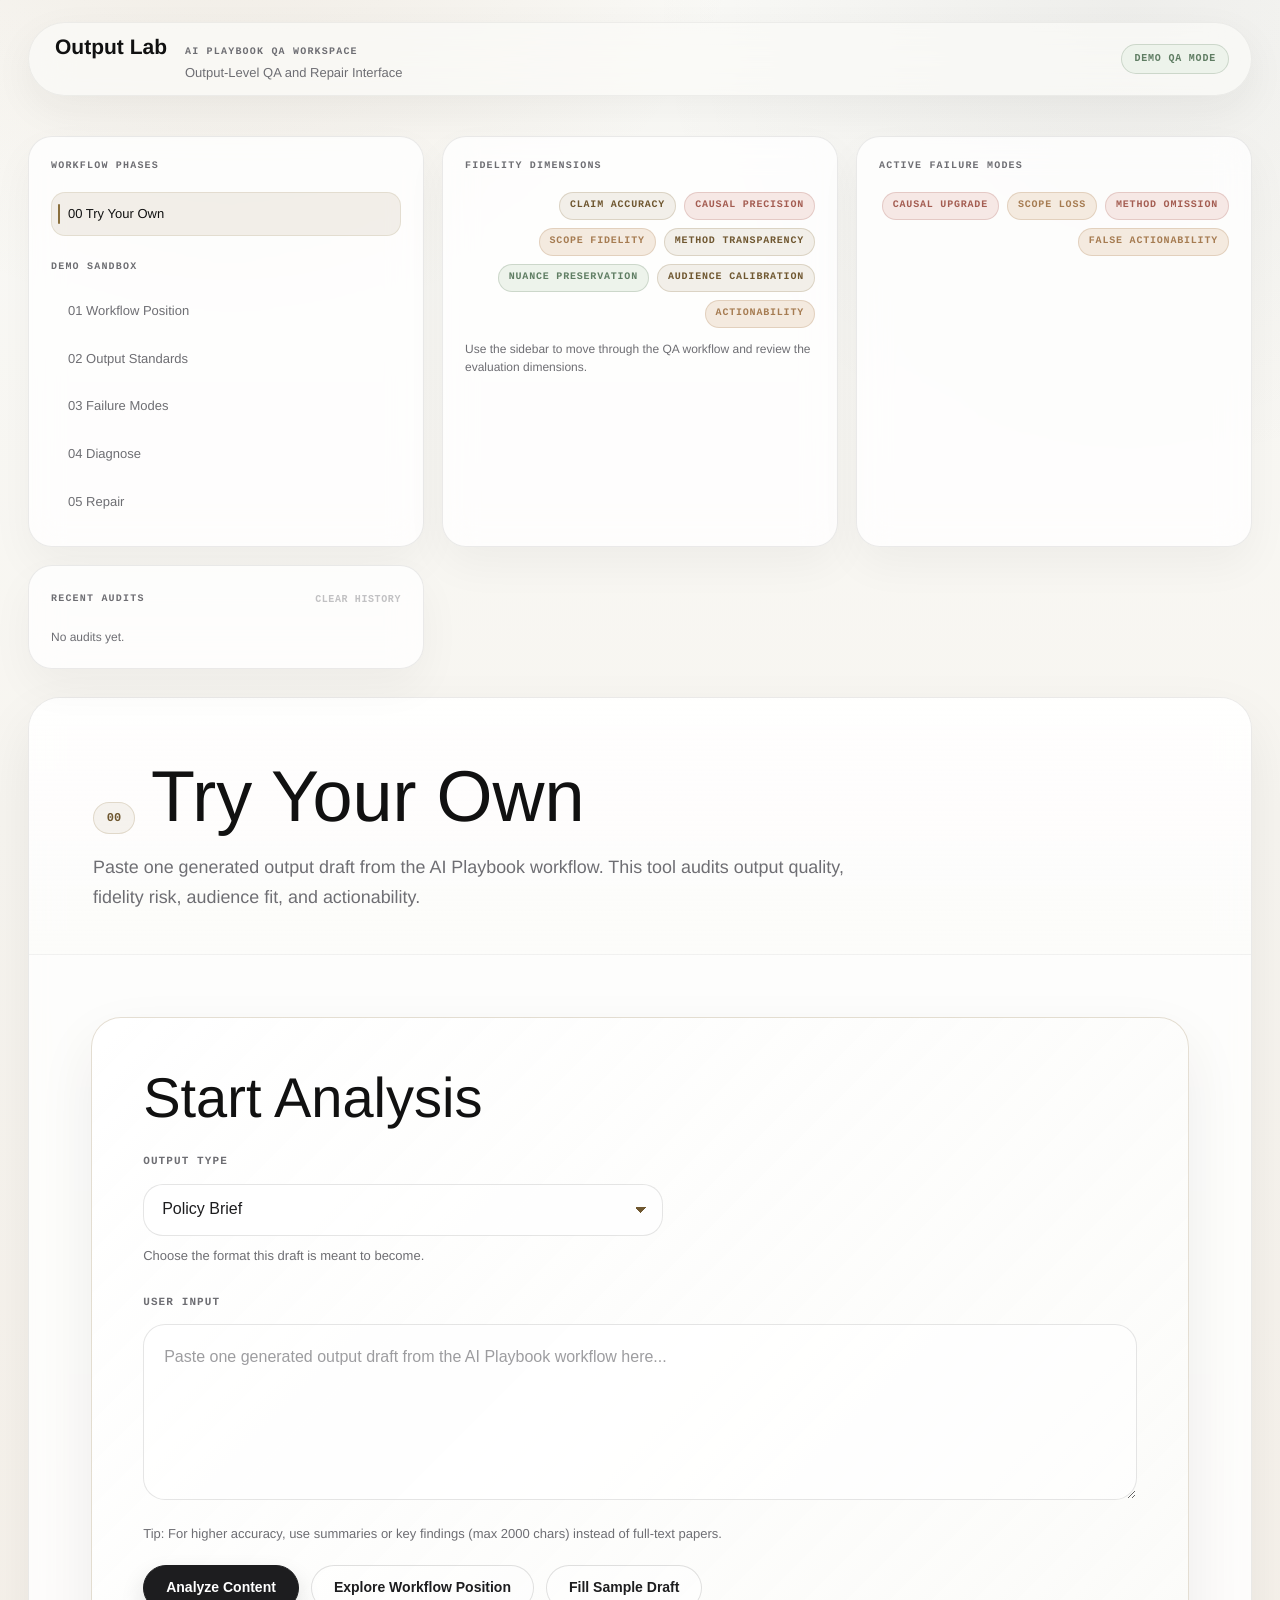
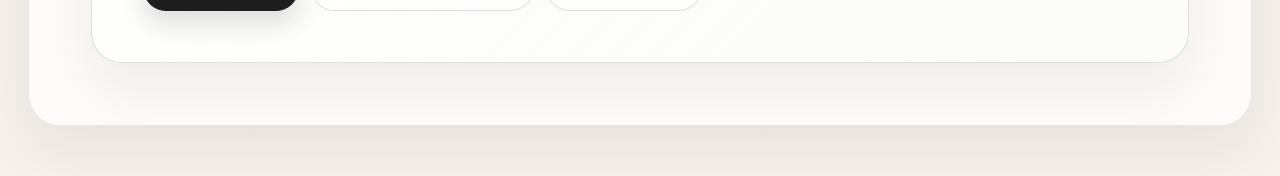
<file: index.html>
<!DOCTYPE html>
<html lang="en">
<head>
  <meta charset="UTF-8" />
  <meta name="viewport" content="width=device-width, initial-scale=1.0" />
  <title>Output Lab - AI Playbook QA Interface</title>
  <link rel="stylesheet" href="styles.css" />
</head>
<body>
  <div class="page">
    <header class="topbar" id="topbar"></header>

    <div class="layout">
      <main class="workspace">
        <section class="panel active" id="try-your-own">
          <div class="panel-header">
            <div>
              <h2><span class="num">00</span>Try Your Own</h2>
              <p>Paste one generated output draft from the AI Playbook workflow. This tool audits output quality, fidelity risk, audience fit, and actionability.</p>
            </div>
          </div>
          <div class="panel-body">
            <div class="input-card input-card-primary">
              <h3>Start Analysis</h3>
              <div class="output-type-field">
                <label class="input-label" for="outputTypeSelect">Output Type</label>
                <select id="outputTypeSelect">
                  <option selected>Policy Brief</option>
                  <option>Policy Memo</option>
                  <option>Executive Summary</option>
                  <option>Q&amp;A Guide</option>
                  <option>Fact Sheet</option>
                  <option>Plain Language Explainer</option>
                  <option>Op-Ed</option>
                  <option>Letter to the Editor</option>
                  <option>Press Release</option>
                  <option>Elevator Pitch</option>
                  <option>Report Outline</option>
                  <option>Technical Note</option>
                  <option>Infographic Brief</option>
                  <option>Video Script</option>
                  <option>LinkedIn Post</option>
                  <option>LinkedIn Carousel</option>
                  <option>Position Article</option>
                  <option>Mechanism Map</option>
                </select>
                <p class="output-type-help">Choose the format this draft is meant to become.</p>
              </div>
              <label class="input-label" for="userInput">User Input</label>
              <textarea id="userInput" maxlength="2000" placeholder="Paste one generated output draft from the AI Playbook workflow here..."></textarea>
              <p class="input-hint">Tip: For higher accuracy, use summaries or key findings (max 2000 chars) instead of full-text papers.</p>
              <div class="input-actions">
                <button id="btn-run-diagnose-input" class="action primary" type="button">Analyze Content</button>
                <button id="btn-explore-sample" class="action secondary" type="button">Explore Workflow Position</button>
                <button id="btn-fill-sample" class="action secondary" type="button">Fill Sample Draft</button>
              </div>
            </div>
          </div>
        </section>

        <section class="panel" id="benchmark"></section>
        <section class="panel" id="audience"></section>
        <section class="panel" id="compare"></section>
        <section class="panel" id="diagnose"></section>
        <section class="panel" id="repair"></section>
      </main>

      <aside class="sticky-rail" id="right-rail"></aside>
    </div>
  </div>

  <script src="app.js"></script>
</body>
</html>
</file>
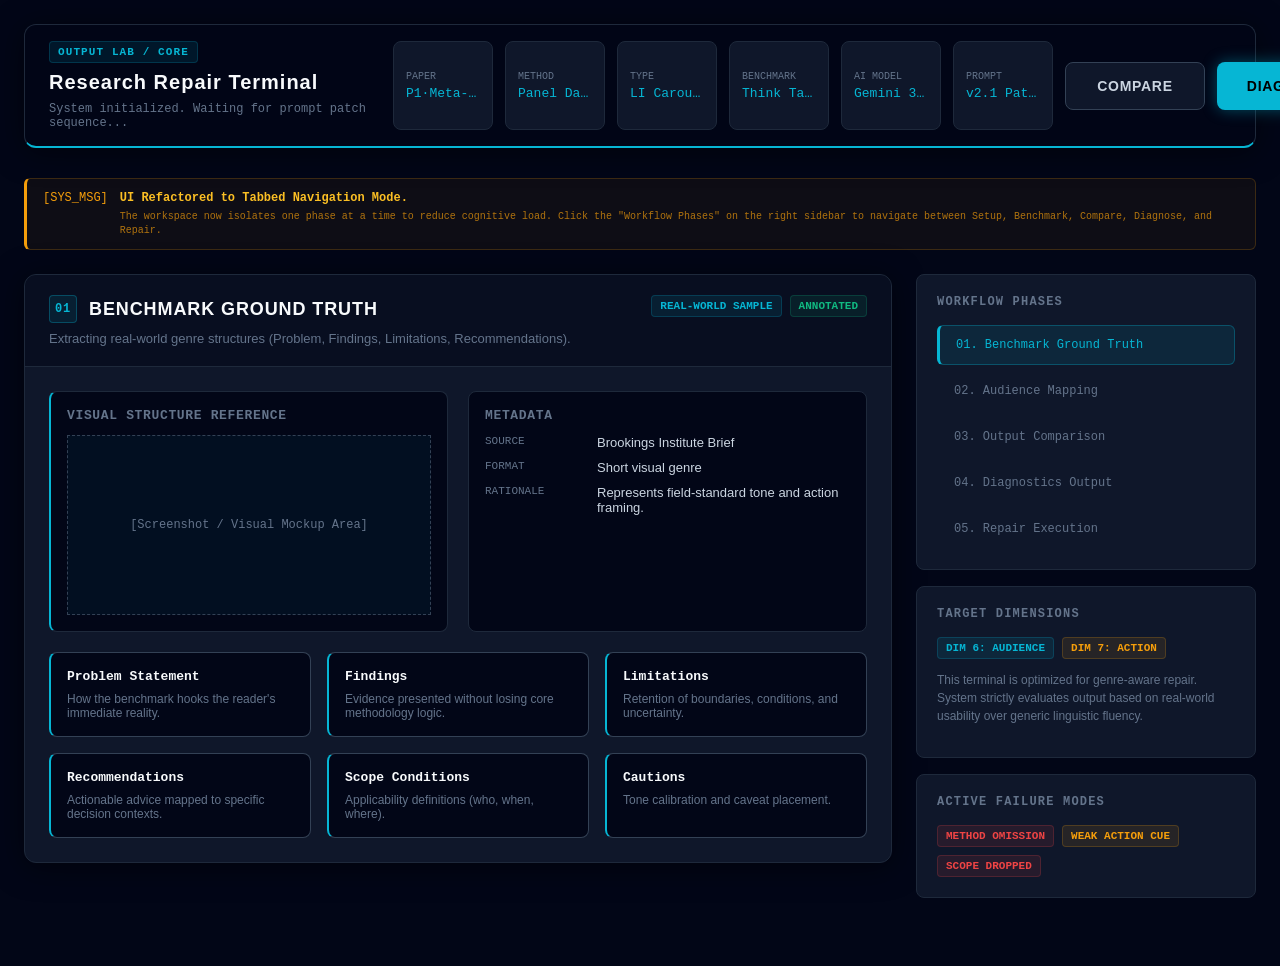
<file: 黑色科技风前端.html>
<!DOCTYPE html>
<html lang="zh-CN">
<head>
  <meta charset="UTF-8" />
  <meta name="viewport" content="width=device-width, initial-scale=1.0" />
  <title>Output Lab - Dark Cyber UI</title>
  <style>
    :root {
      /* Dark Sci-Fi Color Palette */
      --bg: #020617; /* slate-950 */
      --panel: #0f172a; /* slate-900 */
      --panel-2: #020617; 
      --ink: #cbd5e1; /* slate-300 */
      --ink-dark: #f8fafc; /* slate-50 */
      --muted: #64748b; /* slate-500 */
      --line: #1e293b; /* slate-800 */
      --line-2: #334155; /* slate-700 */
      
      --brand: #06b6d4; /* cyan-500 */
      --brand-hover: #22d3ee; /* cyan-400 */
      --brand-bg: rgba(6, 182, 212, 0.1);
      
      --good: #10b981; /* emerald-500 */
      --warn: #f59e0b; /* amber-500 */
      --bad: #ef4444; /* red-500 */
      
      --shadow: 0 4px 30px rgba(0, 0, 0, 0.5);
      --glow-brand: 0 0 15px rgba(6, 182, 212, 0.4);
      --radius: 12px;
      
      --font-sans: Inter, ui-sans-serif, -apple-system, BlinkMacSystemFont, "Segoe UI", sans-serif;
      --font-mono: ui-monospace, SFMono-Regular, Menlo, Monaco, Consolas, monospace;
    }

    * { box-sizing: border-box; }
    html { scroll-behavior: smooth; }
    
    ::selection { background-color: #164e63; color: #cffafe; }

    body {
      margin: 0;
      font-family: var(--font-sans);
      background: var(--bg);
      color: var(--ink);
      padding-bottom: 40px;
    }

    .page {
      max-width: 1600px;
      margin: 0 auto;
      padding: 24px;
    }

    /* ─── TOPBAR ─── */
    .topbar {
      position: sticky;
      top: 16px;
      z-index: 30;
      background: rgba(2, 6, 23, 0.85);
      backdrop-filter: blur(12px);
      border: 1px solid var(--line);
      border-bottom: 2px solid var(--brand);
      box-shadow: var(--shadow);
      border-radius: var(--radius);
      padding: 16px 24px;
      display: grid;
      grid-template-columns: 320px 1fr;
      gap: 24px;
      margin-bottom: 30px;
    }

    .brand {
      display: flex;
      flex-direction: column;
      justify-content: center;
      gap: 8px;
    }

    .eyebrow {
      display: inline-flex;
      width: fit-content;
      color: var(--brand);
      background: var(--brand-bg);
      border: 1px solid rgba(6, 182, 212, 0.2);
      border-radius: 4px;
      padding: 4px 8px;
      font-size: 11px;
      font-family: var(--font-mono);
      font-weight: 700;
      text-transform: uppercase;
      letter-spacing: 0.1em;
    }

    .brand h1 {
      margin: 0;
      font-size: 20px;
      color: var(--ink-dark);
      letter-spacing: 0.05em;
    }

    .brand p {
      margin: 0;
      font-size: 12px;
      color: var(--muted);
      font-family: var(--font-mono);
    }

    .control-grid {
      display: grid;
      grid-template-columns: repeat(6, minmax(100px, 1fr)) 140px 140px;
      gap: 12px;
      align-items: center;
    }

    .field {
      background: var(--panel);
      border: 1px solid var(--line);
      border-radius: 8px;
      padding: 8px 12px;
      height: 100%;
      display: flex;
      flex-direction: column;
      justify-content: center;
    }

    .field-label {
      font-size: 10px;
      font-family: var(--font-mono);
      text-transform: uppercase;
      color: var(--muted);
      margin-bottom: 4px;
    }

    .field-value {
      font-size: 13px;
      color: var(--brand);
      font-family: var(--font-mono);
      white-space: nowrap;
      overflow: hidden;
      text-overflow: ellipsis;
    }

    .action {
      display: inline-flex;
      align-items: center;
      justify-content: center;
      border-radius: 8px;
      min-height: 48px;
      font-size: 14px;
      font-weight: 700;
      text-decoration: none;
      cursor: pointer;
      transition: all 0.2s ease;
      font-family: var(--font-sans);
      text-transform: uppercase;
      letter-spacing: 0.05em;
    }

    .action.primary {
      background: var(--brand);
      color: #000;
      border: none;
      box-shadow: var(--glow-brand);
    }
    .action.primary:hover {
      background: var(--brand-hover);
      box-shadow: 0 0 25px rgba(6, 182, 212, 0.6);
      transform: translateY(-1px);
    }

    .action.secondary {
      background: var(--panel);
      color: var(--ink);
      border: 1px solid var(--line-2);
    }
    .action.secondary:hover {
      border-color: var(--brand);
      color: var(--brand);
    }

    /* ─── TERMINAL NOTICE ─── */
    .notice {
      background: rgba(245, 158, 11, 0.05);
      border: 1px solid rgba(245, 158, 11, 0.2);
      border-left: 3px solid var(--warn);
      color: var(--warn);
      border-radius: 6px;
      padding: 12px 16px;
      margin-bottom: 24px;
      display: flex;
      gap: 12px;
      align-items: flex-start;
      font-family: var(--font-mono);
      font-size: 12px;
    }
    .notice strong { display: block; margin-bottom: 4px; color: #fbbf24; }
    .notice small { color: rgba(245, 158, 11, 0.7); }

    /* ─── LAYOUT ─── */
    .layout {
      display: grid;
      grid-template-columns: minmax(0, 1fr) 340px;
      gap: 24px;
      align-items: start;
    }

    /* ─── PANELS (TAB SYSTEM) ─── */
    .panel {
      background: var(--panel);
      border: 1px solid var(--line);
      border-radius: var(--radius);
      box-shadow: var(--shadow);
      overflow: hidden;
      display: none; /* Hidden by default, JS handles it */
      animation: fadeIn 0.3s ease-in-out;
    }
    .panel.active {
      display: block;
    }

    @keyframes fadeIn {
      from { opacity: 0; transform: translateY(5px); }
      to { opacity: 1; transform: translateY(0); }
    }

    .panel-header {
      padding: 20px 24px;
      border-bottom: 1px solid var(--line);
      background: rgba(2, 6, 23, 0.5);
      display: flex;
      align-items: flex-start;
      justify-content: space-between;
      gap: 18px;
    }

    .panel-header h2 {
      margin: 0;
      font-size: 18px;
      color: var(--ink-dark);
      display: flex;
      gap: 12px;
      align-items: center;
      text-transform: uppercase;
      letter-spacing: 0.05em;
    }

    .panel-header p {
      margin: 8px 0 0;
      color: var(--muted);
      font-size: 13px;
      max-width: 800px;
    }

    .num {
      width: 28px;
      height: 28px;
      border-radius: 4px;
      display: inline-grid;
      place-items: center;
      background: var(--brand-bg);
      color: var(--brand);
      font-size: 12px;
      font-family: var(--font-mono);
      font-weight: bold;
      border: 1px solid rgba(6, 182, 212, 0.3);
    }

    .panel-tools { display: flex; gap: 8px; flex-wrap: wrap; }

    /* ─── PILLS & BADGES ─── */
    .pill, .chip, .mini-badge {
      display: inline-flex;
      align-items: center;
      border-radius: 4px;
      padding: 4px 8px;
      font-size: 11px;
      font-family: var(--font-mono);
      font-weight: 600;
      text-transform: uppercase;
      background: var(--panel-2);
      border: 1px solid var(--line-2);
      color: var(--muted);
    }
    .pill.blue, .chip.blue { background: rgba(6, 182, 212, 0.1); color: var(--brand); border-color: rgba(6, 182, 212, 0.2); }
    .pill.green, .chip.green { background: rgba(16, 185, 129, 0.1); color: var(--good); border-color: rgba(16, 185, 129, 0.2); }
    .pill.orange, .chip.orange { background: rgba(245, 158, 11, 0.1); color: var(--warn); border-color: rgba(245, 158, 11, 0.2); }
    .pill.red, .chip.red { background: rgba(239, 68, 68, 0.1); color: var(--bad); border-color: rgba(239, 68, 68, 0.2); }

    .panel-body { padding: 24px; }

    /* ─── INTERNAL GRIDS ─── */
    .meta-grid { display: grid; grid-template-columns: 1fr 1fr; gap: 20px; }
    .box { background: var(--bg); border: 1px solid var(--line); border-radius: 8px; padding: 16px; }
    .box h3 { margin: 0 0 12px; font-size: 13px; color: var(--muted); text-transform: uppercase; font-family: var(--font-mono); letter-spacing: 0.05em; }
    .box p { margin: 0; color: var(--ink); font-size: 13px; line-height: 1.6; }

    .key-value { display: grid; grid-template-columns: 100px 1fr; gap: 12px; margin-bottom: 10px; font-size: 13px; }
    .key-value .k { color: var(--muted); font-family: var(--font-mono); font-size: 11px; text-transform: uppercase; }
    .key-value .v { color: var(--ink); }

    .tag-grid { display: grid; grid-template-columns: repeat(3, 1fr); gap: 16px; margin-top: 20px; }
    .tag-card { border: 1px solid var(--line-2); background: var(--bg); border-radius: 8px; padding: 16px; border-left: 2px solid var(--brand); }
    .tag-card strong { display: block; margin-bottom: 8px; font-size: 13px; color: var(--ink-dark); font-family: var(--font-mono); }
    .tag-card p { margin: 0; font-size: 12px; color: var(--muted); }

    /* ─── AUDIENCE GRID ─── */
    .audience-grid { display: grid; grid-template-columns: repeat(5, 1fr); gap: 16px; }
    .aud-card { border: 1px solid var(--line-2); background: var(--bg); border-radius: 8px; padding: 16px; display: flex; flex-direction: column; gap: 12px; }
    .aud-card .icon { font-family: var(--font-mono); color: var(--brand); font-size: 14px; font-weight: bold; border-bottom: 1px solid var(--line-2); padding-bottom: 8px; }
    .aud-card h3 { margin: 0; font-size: 13px; color: var(--ink-dark); }
    .aud-card p { margin: 0; font-size: 12px; color: var(--muted); line-height: 1.5; }

    /* ─── COMPARE GRID ─── */
    .compare-grid { display: grid; grid-template-columns: 1fr 1fr; gap: 20px; align-items: stretch; }
    .compare-side { border: 1px solid var(--line); border-radius: 8px; background: var(--bg); padding: 20px; display: flex; flex-direction: column; gap: 16px; }
    .compare-side h3 { margin: 0; display: flex; justify-content: space-between; align-items: center; font-size: 14px; color: var(--ink-dark); font-family: var(--font-mono); border-bottom: 1px solid var(--line); padding-bottom: 12px; }
    
    .text-block { background: var(--panel); border: 1px dashed var(--line-2); border-radius: 8px; padding: 16px; font-size: 13px; line-height: 1.6; }
    .outline-item { display: grid; grid-template-columns: 120px 1fr; gap: 12px; padding: 10px 0; border-bottom: 1px dashed var(--line); font-size: 13px; }
    .outline-item strong { color: var(--brand); font-family: var(--font-mono); font-size: 11px; }
    .outline-item p { margin: 0; color: var(--ink); }

    /* ─── DIAGNOSE & REPAIR ─── */
    .diagnose-grid, .repair-grid { display: grid; grid-template-columns: 1fr 1.5fr; gap: 20px; }
    .score-row { display: grid; grid-template-columns: 1fr 40px; gap: 12px; align-items: center; margin-bottom: 16px; font-size: 12px; font-family: var(--font-mono); }
    .bar { height: 6px; background: var(--line-2); border-radius: 3px; overflow: hidden; margin-top: 6px; }
    .fill { height: 100%; }
    .fill.blue { background: var(--brand); box-shadow: 0 0 8px var(--brand); }
    .fill.red { background: var(--bad); box-shadow: 0 0 8px var(--bad); }

    .check { display: flex; gap: 12px; padding: 12px; border: 1px solid var(--line-2); border-radius: 8px; background: var(--panel); margin-bottom: 10px; }
    .check .mark { color: var(--good); font-family: var(--font-mono); font-weight: bold; }
    .check strong { font-size: 13px; color: var(--ink-dark); display: block; margin-bottom: 4px; }
    .check p { margin: 0; font-size: 12px; color: var(--muted); }

    /* ─── SIDEBAR (TAB NAVIGATION) ─── */
    .sticky-rail { position: sticky; top: 130px; display: grid; gap: 16px; }
    .rail-card { background: var(--panel); border: 1px solid var(--line); border-radius: 8px; padding: 20px; }
    .rail-card h3 { margin: 0 0 16px; font-size: 12px; font-family: var(--font-mono); text-transform: uppercase; color: var(--muted); letter-spacing: 0.1em; }
    
    .anchor-list { display: grid; gap: 6px; }
    .anchor-link { 
      text-decoration: none; 
      padding: 12px 16px; 
      color: var(--muted); 
      border: 1px solid transparent;
      border-radius: 6px;
      display: flex; 
      justify-content: space-between;
      font-family: var(--font-mono);
      font-size: 12px;
      transition: all 0.2s;
      cursor: pointer;
    }
    .anchor-link:hover { background: var(--bg); border-color: var(--line-2); color: var(--ink); }
    .anchor-link.active { background: var(--brand-bg); border-color: rgba(6, 182, 212, 0.3); color: var(--brand); border-left: 3px solid var(--brand); }

    /* ─── RESPONSIVE ─── */
    @media (max-width: 1200px) {
      .control-grid { grid-template-columns: repeat(4, 1fr); }
      .audience-grid { grid-template-columns: repeat(3, 1fr); }
    }
    @media (max-width: 992px) {
      .layout { grid-template-columns: 1fr; }
      .sticky-rail { position: static; display: flex; flex-wrap: wrap; }
      .rail-card { flex: 1 1 300px; }
      .compare-grid, .diagnose-grid, .repair-grid, .meta-grid { grid-template-columns: 1fr; }
      .audience-grid { grid-template-columns: 1fr 1fr; }
    }
  </style>
</head>
<body>
  <div class="page">
    <header class="topbar">
      <div class="brand">
        <span class="eyebrow">Output Lab / Core</span>
        <h1>Research Repair Terminal</h1>
        <p>System initialized. Waiting for prompt patch sequence...</p>
      </div>
      <div class="control-grid">
        <div class="field"><div class="field-label">Paper</div><div class="field-value">P1·Meta-Analysis</div></div>
        <div class="field"><div class="field-label">Method</div><div class="field-value">Panel Data</div></div>
        <div class="field"><div class="field-label">Type</div><div class="field-value">LI Carousel</div></div>
        <div class="field"><div class="field-label">Benchmark</div><div class="field-value">Think Tank</div></div>
        <div class="field"><div class="field-label">AI Model</div><div class="field-value">Gemini 3.1 Pro</div></div>
        <div class="field"><div class="field-label">Prompt</div><div class="field-value">v2.1 Patch</div></div>
        <a class="action secondary" href="#" onclick="switchTab('compare')">Compare</a>
        <a class="action primary" href="#" onclick="switchTab('diagnose')">Diagnose</a>
      </div>
    </header>

    <div class="notice">
      <div>[SYS_MSG]</div>
      <div>
        <strong>UI Refactored to Tabbed Navigation Mode.</strong>
        <small>The workspace now isolates one phase at a time to reduce cognitive load. Click the "Workflow Phases" on the right sidebar to navigate between Setup, Benchmark, Compare, Diagnose, and Repair.</small>
      </div>
    </div>

    <div class="layout">
      <main class="workspace">
        
        <section class="panel active" id="benchmark">
          <div class="panel-header">
            <div>
              <h2><span class="num">01</span>Benchmark Ground Truth</h2>
              <p>Extracting real-world genre structures (Problem, Findings, Limitations, Recommendations).</p>
            </div>
            <div class="panel-tools">
              <span class="pill blue">Real-World Sample</span>
              <span class="pill green">Annotated</span>
            </div>
          </div>
          <div class="panel-body">
            <div class="meta-grid">
              <div class="box" style="border-left: 2px solid var(--brand)">
                <h3>Visual Structure Reference</h3>
                <div style="height: 180px; background: rgba(6,182,212,0.05); border: 1px dashed var(--line-2); display: flex; align-items: center; justify-content: center; color: var(--muted); font-family: var(--font-mono); font-size: 12px;">
                  [Screenshot / Visual Mockup Area]
                </div>
              </div>
              <div class="box">
                <h3>Metadata</h3>
                <div class="key-value"><div class="k">Source</div><div class="v">Brookings Institute Brief</div></div>
                <div class="key-value"><div class="k">Format</div><div class="v">Short visual genre</div></div>
                <div class="key-value"><div class="k">Rationale</div><div class="v">Represents field-standard tone and action framing.</div></div>
              </div>
            </div>
            <div class="tag-grid">
              <div class="tag-card"><strong>Problem Statement</strong><p>How the benchmark hooks the reader's immediate reality.</p></div>
              <div class="tag-card"><strong>Findings</strong><p>Evidence presented without losing core methodology logic.</p></div>
              <div class="tag-card"><strong>Limitations</strong><p>Retention of boundaries, conditions, and uncertainty.</p></div>
              <div class="tag-card"><strong>Recommendations</strong><p>Actionable advice mapped to specific decision contexts.</p></div>
              <div class="tag-card"><strong>Scope Conditions</strong><p>Applicability definitions (who, when, where).</p></div>
              <div class="tag-card"><strong>Cautions</strong><p>Tone calibration and caveat placement.</p></div>
            </div>
          </div>
        </section>

        <section class="panel" id="audience">
          <div class="panel-header">
            <div>
              <h2><span class="num">02</span>Audience Mapping</h2>
              <p>Dimension 6 & 7 calibration: Reader identity, decision context, and friction points.</p>
            </div>
            <div class="panel-tools">
              <span class="pill blue">Dim 6</span>
              <span class="pill orange">Decision Context</span>
            </div>
          </div>
          <div class="panel-body">
            <div class="audience-grid">
              <div class="aud-card"><div class="icon">SYS_01</div><h3>Who reads this</h3><p>Primary reader: Policy practitioner. Secondary: Analyst.</p></div>
              <div class="aud-card"><div class="icon">SYS_02</div><h3>What they know</h3><p>Assumed baseline knowledge. Won't verify raw data.</p></div>
              <div class="aud-card"><div class="icon">SYS_03</div><h3>Must decide</h3><p>Forwarding, adopting, or extracting action cues.</p></div>
              <div class="aud-card"><div class="icon">SYS_04</div><h3>Ignore trigger</h3><p>Too abstract, lacks payoff, generic AI tone.</p></div>
              <div class="aud-card"><div class="icon">SYS_05</div><h3>Actionable cue</h3><p>Paced appropriately with explicit next-step value.</p></div>
            </div>
          </div>
        </section>

        <section class="panel" id="compare">
          <div class="panel-header">
            <div>
              <h2><span class="num">03</span>Output Comparison</h2>
              <p>Side-by-side gap analysis between Ground Truth and raw AI generation.</p>
            </div>
            <div class="panel-tools">
              <span class="pill green">Side-by-Side</span>
              <span class="pill red">Gap Detetion</span>
            </div>
          </div>
          <div class="panel-body">
            <div class="compare-grid">
              <div class="compare-side">
                <h3><span>Benchmark Structure</span><span class="mini-badge green">Ref</span></h3>
                <div class="outline-item"><strong>Opening Hook</strong><p>Establishes relevance immediately.</p></div>
                <div class="outline-item"><strong>Evidence Move</strong><p>Presents findings without flattening context.</p></div>
                <div class="outline-item"><strong>Limitation Cue</strong><p>Scope and caution preserved.</p></div>
                <div class="text-block" style="margin-top: 10px;">[Benchmark Text Snippet Placeholder]</div>
              </div>
              <div class="compare-side">
                <h3><span>AI Raw Output (A3)</span><span class="mini-badge orange">Gen</span></h3>
                <div class="text-block" style="border-color: var(--bad); background: rgba(239, 68, 68, 0.05);">
                  <p style="color: var(--bad); font-family: var(--font-mono); margin-bottom: 8px;">[ERR] Missing generic component</p>
                  <p>AI output text goes here. Visually highlighted to show structural gaps like missing payoffs or dropped scope.</p>
                </div>
                <div class="box" style="margin-top: auto;">
                  <h3>Identified Gaps</h3>
                  <div class="panel-tools">
                    <span class="pill red">No explicit payoff</span>
                    <span class="pill orange">Abstract recommendation</span>
                  </div>
                </div>
              </div>
            </div>
          </div>
        </section>

        <section class="panel" id="diagnose">
          <div class="panel-header">
            <div>
              <h2><span class="num">04</span>Diagnostics Output</h2>
              <p>Scoring breakdown and failure mode explanation.</p>
            </div>
            <div class="panel-tools">
              <span class="pill blue">Auto-Scoring</span>
              <span class="pill red">Risk Flags</span>
            </div>
          </div>
          <div class="panel-body">
            <div class="diagnose-grid">
              <div class="box">
                <h3>Dimension Scores</h3>
                <div class="score-row"><span>Audience Calibration</span><div><div class="bar"><div class="fill blue" style="width: 60%"></div></div>3/5</div></div>
                <div class="score-row"><span>Actionability</span><div><div class="bar"><div class="fill blue" style="width: 60%"></div></div>3/5</div></div>
                <div class="score-row"><span>Scope Fidelity</span><div><div class="bar"><div class="fill red" style="width: 40%"></div></div>2/5</div></div>
                <div class="score-row"><span>Method Transparency</span><div><div class="bar"><div class="fill red" style="width: 40%"></div></div>2/5</div></div>
              </div>
              <div class="box">
                <h3>Failure Mode Analysis</h3>
                <div style="margin-bottom: 16px;">
                  <span class="pill red" style="margin-right: 8px;">genre mismatch</span>
                  <span class="pill orange">weak action cue</span>
                </div>
                <p style="margin-bottom: 12px; color: var(--ink);"><strong>Why low score:</strong> The generated text assumes a generic audience. It summarizes the paper well but fails to map the findings to the specific decision parameters of a policy analyst.</p>
                <p style="color: var(--ink);"><strong>Priority Fixes:</strong> Re-inject scope conditions and rewrite the conclusion to provide a strict operational recommendation.</p>
              </div>
            </div>
          </div>
        </section>

        <section class="panel" id="repair">
          <div class="panel-header">
            <div>
              <h2><span class="num">05</span>Repair Execution</h2>
              <p>Applying prompt patches to fix targeted dimension failures.</p>
            </div>
            <div class="panel-tools">
              <span class="pill green">Prompt Patch</span>
              <span class="pill blue">Diff View</span>
            </div>
          </div>
          <div class="panel-body">
            <div class="repair-grid">
              <div class="box">
                <h3>Repair Checklist</h3>
                <div class="check"><div class="mark">✓</div><div><strong>Add reader payoff</strong><p>Hook the user immediately.</p></div></div>
                <div class="check"><div class="mark">✓</div><div><strong>Restore scope cue</strong><p>Prevent generalization.</p></div></div>
                <div class="check"><div class="mark">✓</div><div><strong>Strengthen action</strong><p>Provide specific next steps.</p></div></div>
              </div>
              <div class="box">
                <h3>Before / After Diff</h3>
                <div style="display: grid; grid-template-columns: 1fr 1fr; gap: 16px;">
                  <div class="text-block" style="border-color: var(--line-2);">
                    <strong style="color: var(--muted); display:block; margin-bottom: 8px; font-family: var(--font-mono);">[BEFORE]</strong>
                    <p>Placeholder for faulty text.</p>
                  </div>
                  <div class="text-block" style="border-color: var(--good); background: rgba(16,185,129,0.05);">
                    <strong style="color: var(--good); display:block; margin-bottom: 8px; font-family: var(--font-mono);">[AFTER]</strong>
                    <p>Placeholder for repaired, dimension-compliant text.</p>
                  </div>
                </div>
                <div class="text-block" style="margin-top: 16px; background: var(--bg); border: 1px solid var(--brand);">
                  <strong style="color: var(--brand); display:block; margin-bottom: 8px; font-family: var(--font-mono);">Applied Prompt Patch:</strong>
                  <p style="font-family: var(--font-mono); font-size: 11px; color: var(--muted);">"Rewrite the conclusion. You are writing for [Audience]. Do not summarize. Instead, extract the specific condition under which [Finding X] holds true, and list one immediate verification step the reader should take..."</p>
                </div>
              </div>
            </div>
          </div>
        </section>

      </main>

      <aside class="sticky-rail">
        
        <div class="rail-card">
          <h3>Workflow Phases</h3>
          <div class="anchor-list" id="tab-nav">
            <a class="anchor-link active" data-target="benchmark"><span>01. Benchmark Ground Truth</span></a>
            <a class="anchor-link" data-target="audience"><span>02. Audience Mapping</span></a>
            <a class="anchor-link" data-target="compare"><span>03. Output Comparison</span></a>
            <a class="anchor-link" data-target="diagnose"><span>04. Diagnostics Output</span></a>
            <a class="anchor-link" data-target="repair"><span>05. Repair Execution</span></a>
          </div>
        </div>

        <div class="rail-card">
          <h3>Target Dimensions</h3>
          <div class="panel-tools" style="margin-bottom: 12px;">
            <span class="pill blue">Dim 6: Audience</span>
            <span class="pill orange">Dim 7: Action</span>
          </div>
          <p style="font-size: 12px; color: var(--muted); line-height: 1.5;">This terminal is optimized for genre-aware repair. System strictly evaluates output based on real-world usability over generic linguistic fluency.</p>
        </div>

        <div class="rail-card">
          <h3>Active Failure Modes</h3>
          <div class="panel-tools">
            <span class="pill red">method omission</span>
            <span class="pill orange">weak action cue</span>
            <span class="pill red">scope dropped</span>
          </div>
        </div>

      </aside>
    </div>
  </div>

  <script>
    // Tab Switching Logic
    function switchTab(targetId) {
      // 1. Hide all panels
      const panels = document.querySelectorAll('.panel');
      panels.forEach(panel => {
        panel.classList.remove('active');
      });

      // 2. Remove active state from all nav links
      const links = document.querySelectorAll('.anchor-link');
      links.forEach(link => {
        link.classList.remove('active');
      });

      // 3. Show target panel and set active link
      const targetPanel = document.getElementById(targetId);
      if (targetPanel) {
        targetPanel.classList.add('active');
        
        // Find corresponding link and activate
        const targetLink = document.querySelector(`.anchor-link[data-target="${targetId}"]`);
        if (targetLink) {
          targetLink.classList.add('active');
        }
        
        // Scroll to top of workspace smoothly
        window.scrollTo({ top: 0, behavior: 'smooth' });
      }
    }

    // Attach click events to nav links
    document.querySelectorAll('.anchor-link').forEach(link => {
      link.addEventListener('click', function(e) {
        e.preventDefault();
        const target = this.getAttribute('data-target');
        switchTab(target);
      });
    });
  </script>
</body>
</html>
</file>
<file: styles.css>
:root {
  --bg: #f7f5f0;
  --bg-soft: #fafaf7;
  --bg-warm: #f6f1ea;
  --surface: rgba(255, 255, 255, 0.78);
  --surface-solid: #ffffff;
  --panel: rgba(255, 255, 255, 0.82);
  --panel-2: #f3eee5;
  --ink: #1d1d1f;
  --ink-dark: #111111;
  --muted: #6e6e73;
  --muted-soft: #8b8780;
  --line: #e5e1d8;
  --line-2: rgba(0, 0, 0, 0.08);
  --brand: #8a6f3d;
  --brand-hover: #6f5730;
  --brand-bg: #f1e8d6;
  --brand-soft: rgba(138, 111, 61, 0.1);
  --good: #5f7d63;
  --good-bg: #edf3eb;
  --warn: #a67c52;
  --warn-bg: #f4eadf;
  --bad: #a45d52;
  --bad-bg: #f6e8e5;
  --shadow: 0 24px 58px rgba(29, 29, 31, 0.07);
  --shadow-hover: 0 28px 70px rgba(29, 29, 31, 0.09);
  --radius: 28px;
  --radius-sm: 16px;
  --ease: cubic-bezier(0.25, 0.1, 0.25, 1);
  --font-sans: -apple-system, BlinkMacSystemFont, "SF Pro Display", "Inter", "Segoe UI", sans-serif;
  --font-mono: "SF Mono", ui-monospace, SFMono-Regular, Menlo, Monaco, Consolas, monospace;
}

* {
  box-sizing: border-box;
}

html {
  scroll-behavior: smooth;
}

::selection {
  background-color: rgba(138, 111, 61, 0.2);
  color: var(--ink-dark);
}

body {
  min-height: 100vh;
  margin: 0;
  font-family: var(--font-sans);
  background:
    radial-gradient(circle at 18% -12%, rgba(166, 124, 82, 0.14), transparent 34rem),
    radial-gradient(circle at 88% 0%, rgba(29, 29, 31, 0.055), transparent 30rem),
    linear-gradient(180deg, var(--bg-soft) 0%, var(--bg) 46%, var(--bg-warm) 100%);
  color: var(--ink);
  line-height: 1.68;
  padding-bottom: 52px;
  text-rendering: geometricPrecision;
  -webkit-font-smoothing: antialiased;
}

body::before {
  position: fixed;
  inset: 0;
  z-index: -1;
  pointer-events: none;
  content: "";
  opacity: 0.18;
  background-image:
    linear-gradient(rgba(29, 29, 31, 0.04) 1px, transparent 1px),
    linear-gradient(90deg, rgba(29, 29, 31, 0.03) 1px, transparent 1px);
  background-size: 42px 42px;
  mask-image: linear-gradient(to bottom, rgba(0, 0, 0, 0.55), transparent 72%);
}

button,
textarea,
select {
  font: inherit;
}

button:disabled {
  cursor: wait;
  opacity: 0.58;
}

button:focus-visible,
textarea:focus-visible,
select:focus-visible,
.anchor-link:focus-visible {
  outline: 2px solid rgba(138, 111, 61, 0.45);
  outline-offset: 3px;
  box-shadow: 0 0 0 4px rgba(138, 111, 61, 0.1);
}

.page {
  max-width: 1580px;
  margin: 0 auto;
  padding: 22px 28px 0;
}

.topbar {
  position: sticky;
  top: 14px;
  z-index: 30;
  display: grid;
  grid-template-columns: minmax(0, 1fr) auto;
  align-items: center;
  gap: 24px;
  min-height: 72px;
  margin-bottom: 40px;
  padding: 14px 22px 14px 26px;
  border: 1px solid rgba(0, 0, 0, 0.055);
  border-radius: 999px;
  background: rgba(250, 250, 247, 0.76);
  box-shadow: 0 14px 42px rgba(29, 29, 31, 0.055);
  -webkit-backdrop-filter: blur(20px) saturate(135%);
  backdrop-filter: blur(20px) saturate(135%);
}

.brand {
  display: grid;
  grid-template-columns: auto minmax(0, 1fr);
  align-items: baseline;
  column-gap: 18px;
  row-gap: 0;
}

.eyebrow {
  grid-column: 2;
  grid-row: 1;
  width: fit-content;
  color: var(--muted);
  font-family: var(--font-mono);
  font-size: 10px;
  font-weight: 600;
  letter-spacing: 0.12em;
  text-transform: uppercase;
}

.brand h1 {
  grid-column: 1;
  grid-row: 1 / span 2;
  margin: 0;
  color: var(--ink-dark);
  font-size: 21px;
  font-weight: 600;
  letter-spacing: 0;
  line-height: 1.05;
  white-space: nowrap;
}

.brand p {
  grid-column: 2;
  grid-row: 2;
  margin: 2px 0 0 !important;
  color: var(--muted) !important;
  font-size: 13px !important;
  line-height: 1.35;
}

.brand .tagline,
.brand .product-description {
  margin-top: 4px;
  color: var(--muted);
  font-family: var(--font-sans);
  line-height: 1.55;
}

.mode-toggle {
  justify-content: flex-end;
}

.mode-toggle > span {
  display: none;
}

.mode-btn {
  min-height: 30px;
  padding: 0 12px;
  border: 1px solid rgba(0, 0, 0, 0.08);
  border-radius: 999px;
  background: rgba(255, 255, 255, 0.72);
  color: var(--muted);
  cursor: default;
  font-family: var(--font-mono);
  font-size: 10px;
  font-weight: 650;
  letter-spacing: 0.08em;
  line-height: 1;
  text-transform: uppercase;
  transition: background 240ms var(--ease), border-color 240ms var(--ease), color 240ms var(--ease);
  pointer-events: none;
}

.mode-btn.active {
  border-color: rgba(95, 125, 99, 0.24);
  background: var(--good-bg);
  color: var(--good);
  box-shadow: none;
}

.control-grid {
  display: grid;
  grid-template-columns: repeat(6, minmax(100px, 1fr));
  gap: 12px;
  align-items: center;
}

.field {
  display: flex;
  flex-direction: column;
  justify-content: center;
  height: 100%;
  padding: 10px 12px;
  border: 1px solid var(--line);
  border-radius: 14px;
  background: var(--surface);
}

.field-label,
.field-value {
  font-family: var(--font-mono);
}

.field-label {
  margin-bottom: 4px;
  color: var(--muted);
  font-size: 10px;
  letter-spacing: 0.08em;
  text-transform: uppercase;
}

.field-value {
  overflow: hidden;
  color: var(--brand-hover);
  font-size: 12px;
  text-overflow: ellipsis;
  white-space: nowrap;
}

.action {
  display: inline-flex;
  align-items: center;
  justify-content: center;
  min-height: 46px;
  padding: 0 22px;
  border-radius: 999px;
  font-family: var(--font-sans);
  font-size: 14px;
  font-weight: 600;
  letter-spacing: 0;
  text-decoration: none;
  cursor: pointer;
  transition:
    transform 260ms var(--ease),
    background 260ms var(--ease),
    border-color 260ms var(--ease),
    color 260ms var(--ease),
    box-shadow 260ms var(--ease);
}

.action.primary {
  border: 1px solid #1d1d1f;
  background: #1d1d1f;
  color: #ffffff;
  box-shadow: 0 12px 24px rgba(29, 29, 31, 0.14);
}

.action.primary:hover {
  transform: translateY(-2px);
  border-color: #000000;
  background: #000000;
  box-shadow: 0 16px 32px rgba(29, 29, 31, 0.16);
}

.action.secondary {
  border: 1px solid rgba(0, 0, 0, 0.12);
  background: rgba(255, 255, 255, 0.44);
  color: var(--ink);
  box-shadow: none;
}

.action.secondary:hover {
  transform: translateY(-2px);
  border-color: rgba(29, 29, 31, 0.28);
  background: rgba(255, 255, 255, 0.88);
  color: var(--ink-dark);
}

.notice {
  display: flex;
  gap: 12px;
  align-items: flex-start;
  margin-bottom: 28px;
  padding: 14px 18px;
  border: 1px solid rgba(166, 124, 82, 0.22);
  border-left: 3px solid var(--warn);
  border-radius: 18px;
  background: var(--warn-bg);
  color: var(--warn);
  font-family: var(--font-sans);
  font-size: 13px;
}

.notice strong {
  display: block;
  margin-bottom: 4px;
  color: var(--ink);
}

.notice small {
  color: var(--muted);
}

.layout {
  position: relative;
}

.workspace {
  display: grid;
  gap: 38px;
  margin-right: 368px;
}

.input-dock {
  display: block;
}

.input-card,
.panel,
.box,
.rail-card,
.aud-card,
.tag-card,
.compare-side,
.text-block {
  border: 1px solid var(--line-2);
  background: var(--surface);
  box-shadow: var(--shadow);
  -webkit-backdrop-filter: blur(16px);
  backdrop-filter: blur(16px);
}

.input-card {
  padding: clamp(28px, 4vw, 52px);
  border-radius: 30px;
}

.input-card-primary {
  border-color: rgba(138, 111, 61, 0.22);
  background:
    linear-gradient(135deg, rgba(255, 255, 255, 0.9), rgba(250, 250, 247, 0.74)),
    var(--surface);
}

.input-card h3 {
  margin: 0 0 10px !important;
  color: var(--ink-dark);
  font-size: clamp(30px, 5vw, 56px);
  font-weight: 500;
  letter-spacing: 0;
  line-height: 1.04;
}

.input-label {
  display: inline-block;
  margin: 8px 0 12px;
  color: var(--muted);
  font-family: var(--font-mono);
  font-size: 11px;
  font-weight: 600;
  letter-spacing: 0.1em;
  text-transform: uppercase;
}

.output-type-field {
  max-width: 520px;
  margin: 18px 0 20px;
}

#outputTypeSelect {
  width: 100%;
  min-height: 52px;
  padding: 0 46px 0 18px;
  border: 1px solid rgba(0, 0, 0, 0.1);
  border-radius: 20px;
  outline: none;
  appearance: none;
  background-color: rgba(255, 255, 255, 0.72);
  background-image:
    linear-gradient(45deg, transparent 50%, var(--brand-hover) 50%),
    linear-gradient(135deg, var(--brand-hover) 50%, transparent 50%);
  background-position:
    calc(100% - 21px) 50%,
    calc(100% - 15px) 50%;
  background-repeat: no-repeat;
  background-size: 6px 6px;
  color: var(--ink);
  cursor: pointer;
  transition:
    border-color 240ms var(--ease),
    box-shadow 240ms var(--ease),
    background-color 240ms var(--ease);
}

#outputTypeSelect:focus {
  border-color: rgba(138, 111, 61, 0.42);
  background-color: rgba(255, 255, 255, 0.95);
  box-shadow: 0 0 0 4px rgba(138, 111, 61, 0.09);
}

#outputTypeSelect:focus-visible {
  outline: 2px solid rgba(138, 111, 61, 0.45);
  outline-offset: 3px;
  box-shadow: 0 0 0 4px rgba(138, 111, 61, 0.1);
}

.output-type-help {
  margin: 10px 0 0;
  color: var(--muted);
  font-size: 13px;
  line-height: 1.55;
}

#userInput {
  width: 100%;
  min-height: 176px;
  padding: 18px 20px;
  resize: vertical;
  border: 1px solid rgba(0, 0, 0, 0.1);
  border-radius: 22px;
  outline: none;
  background: rgba(255, 255, 255, 0.72);
  color: var(--ink);
  line-height: 1.72;
  transition:
    border-color 240ms var(--ease),
    box-shadow 240ms var(--ease),
    background 240ms var(--ease);
}

#userInput::placeholder {
  color: rgba(110, 110, 115, 0.68);
}

#userInput:focus {
  border-color: rgba(138, 111, 61, 0.42);
  background: rgba(255, 255, 255, 0.95);
  box-shadow: 0 0 0 4px rgba(138, 111, 61, 0.09);
}

#userInput:focus-visible {
  outline: 2px solid rgba(138, 111, 61, 0.45);
  outline-offset: 3px;
  box-shadow: 0 0 0 4px rgba(138, 111, 61, 0.1);
}

.input-hint {
  margin: 14px 0 0;
  color: var(--muted);
  font-size: 13px;
  font-style: normal;
  line-height: 1.6;
}

.input-actions {
  display: flex;
  gap: 12px;
  flex-wrap: wrap;
  margin-top: 20px !important;
}

#btn-explore-sample {
  margin-left: 0;
  opacity: 1;
  border: 1px solid rgba(0, 0, 0, 0.12);
  background: rgba(255, 255, 255, 0.42);
}

.panel {
  display: none;
  overflow: hidden;
  border-radius: 32px;
  opacity: 1;
  transform: translateY(0);
}

.panel.active {
  display: block;
}

.fade-out {
  opacity: 0;
  transform: translateY(10px);
  transition: opacity 260ms var(--ease), transform 260ms var(--ease);
}

.fade-in {
  opacity: 1;
  transform: translateY(0);
  transition: opacity 300ms var(--ease), transform 300ms var(--ease);
}

@keyframes fadeIn {
  from {
    opacity: 0;
    transform: translateY(8px);
  }

  to {
    opacity: 1;
    transform: translateY(0);
  }
}

.panel-header {
  display: grid;
  grid-template-columns: minmax(0, 1fr) auto;
  align-items: start;
  gap: 24px;
  padding: clamp(34px, 5vw, 64px) clamp(28px, 5vw, 64px) clamp(26px, 4vw, 42px);
  border-bottom: 1px solid rgba(0, 0, 0, 0.055);
  background:
    linear-gradient(180deg, rgba(255, 255, 255, 0.62), rgba(250, 250, 247, 0.42)),
    transparent;
}

.panel-header h2 {
  display: flex;
  gap: 16px;
  align-items: baseline;
  margin: 0;
  color: var(--ink-dark);
  font-size: clamp(34px, 5.8vw, 72px);
  font-weight: 500;
  letter-spacing: 0;
  line-height: 0.98;
}

.panel-header p {
  max-width: 760px;
  margin: 18px 0 0;
  color: var(--muted);
  font-size: clamp(15px, 1.4vw, 18px);
  line-height: 1.68;
}

.num {
  display: inline-flex;
  align-items: center;
  justify-content: center;
  width: auto;
  min-width: 42px;
  height: 32px;
  padding: 0 10px;
  border: 1px solid rgba(138, 111, 61, 0.2);
  border-radius: 999px;
  background: rgba(138, 111, 61, 0.08);
  color: var(--brand-hover);
  font-family: var(--font-mono);
  font-size: 12px;
  font-weight: 600;
  line-height: 1;
}

.panel-tools {
  display: flex;
  gap: 8px;
  flex-wrap: wrap;
  justify-content: flex-end;
}

.pill,
.chip,
.mini-badge {
  display: inline-flex;
  align-items: center;
  min-height: 28px;
  padding: 0 10px;
  border: 1px solid rgba(0, 0, 0, 0.075);
  border-radius: 999px;
  background: rgba(255, 255, 255, 0.58);
  color: var(--muted);
  font-family: var(--font-mono);
  font-size: 10px;
  font-weight: 600;
  letter-spacing: 0.08em;
  text-transform: uppercase;
}

.pill.blue,
.chip.blue {
  border-color: rgba(138, 111, 61, 0.22);
  background: var(--brand-soft);
  color: var(--brand-hover);
}

.pill.green,
.chip.green {
  border-color: rgba(95, 125, 99, 0.24);
  background: var(--good-bg);
  color: var(--good);
}

.pill.orange,
.chip.orange {
  border-color: rgba(166, 124, 82, 0.24);
  background: var(--warn-bg);
  color: var(--warn);
}

.pill.red,
.chip.red {
  border-color: rgba(164, 93, 82, 0.22);
  background: var(--bad-bg);
  color: var(--bad);
}

.panel-body {
  padding: clamp(28px, 5vw, 62px);
}

.meta-grid {
  display: grid;
  grid-template-columns: minmax(0, 1.25fr) minmax(300px, 0.75fr);
  gap: 26px;
}

.box {
  border-radius: 26px;
  padding: clamp(24px, 3.4vw, 38px);
}

.box:hover,
.aud-card:hover,
.tag-card:hover {
  transform: translateY(-3px) scale(1.005);
  border-color: rgba(138, 111, 61, 0.18);
  box-shadow: var(--shadow-hover);
}

.box,
.aud-card,
.tag-card {
  transition: transform 280ms var(--ease), box-shadow 280ms var(--ease), border-color 280ms var(--ease);
}

.box h3,
.compare-insights h3 {
  margin: 0 0 18px;
  color: var(--ink-dark);
  font-size: 13px;
  font-weight: 650;
  letter-spacing: 0.09em;
  line-height: 1.35;
  text-transform: uppercase;
}

.box p {
  margin: 0;
  color: var(--ink);
  font-size: 14px;
  line-height: 1.72;
}

#benchmark .box:first-child {
  border-left: 1px solid rgba(138, 111, 61, 0.22) !important;
}

#benchmark .meta-grid {
  grid-template-columns: 1fr;
}

.workflow-timeline {
  display: grid;
  grid-template-columns: repeat(6, minmax(116px, 1fr));
  align-items: stretch;
  gap: 0;
  min-height: 184px;
  padding: 20px 0 10px;
}

.workflow-step {
  position: relative;
  display: flex;
  flex-direction: column;
  gap: 22px;
  min-height: 142px;
  padding: 0 18px 0 0;
}

.workflow-step::before {
  width: 100%;
  height: 1px;
  margin-top: 16px;
  content: "";
  background: linear-gradient(90deg, rgba(138, 111, 61, 0.48), rgba(138, 111, 61, 0.08));
}

.workflow-step::after {
  position: absolute;
  top: 11px;
  left: 0;
  width: 11px;
  height: 11px;
  border: 1px solid rgba(138, 111, 61, 0.42);
  border-radius: 999px;
  background: #fffdf8;
  content: "";
  box-shadow: 0 0 0 6px rgba(138, 111, 61, 0.08);
}

.workflow-step span {
  color: var(--brand-hover);
  font-family: var(--font-mono);
  font-size: 11px;
  font-weight: 650;
  letter-spacing: 0.08em;
}

.workflow-step strong {
  max-width: 150px;
  color: var(--ink-dark);
  font-size: 17px;
  font-weight: 500;
  line-height: 1.24;
}

.key-value {
  display: grid;
  grid-template-columns: 116px 1fr;
  gap: 14px;
  padding: 13px 0;
  border-bottom: 1px solid rgba(0, 0, 0, 0.055);
  font-size: 14px;
}

.key-value:last-child {
  border-bottom: 0;
}

.key-value .k {
  color: var(--muted);
  font-family: var(--font-mono);
  font-size: 10px;
  font-weight: 650;
  letter-spacing: 0.08em;
  text-transform: uppercase;
}

.key-value .v {
  color: var(--ink);
}

.tag-grid {
  display: grid;
  grid-template-columns: repeat(auto-fit, minmax(250px, 1fr));
  gap: 22px;
  margin-top: 26px;
}

.tag-card {
  position: relative;
  overflow: hidden;
  min-height: 188px;
  padding: 26px;
  border-radius: 24px;
}

#benchmark .tag-card::before,
.aud-card .icon {
  color: var(--brand-hover);
  font-family: var(--font-mono);
  font-size: 11px;
  font-weight: 650;
  letter-spacing: 0.08em;
  text-transform: uppercase;
}

#benchmark .tag-card::before {
  display: block;
  margin-bottom: 26px;
  content: "Step";
}

.tag-card strong {
  display: block;
  margin-bottom: 12px;
  color: var(--ink-dark);
  font-size: 19px;
  font-weight: 520;
  letter-spacing: 0;
  line-height: 1.25;
}

.tag-card p {
  margin: 0;
  color: var(--muted);
  font-size: 13px;
  line-height: 1.64;
}

.tag-card p + p {
  margin-top: 12px;
}

.metric-label,
.aud-card p strong {
  display: block;
  margin-bottom: 4px;
  color: var(--muted);
  font-family: var(--font-mono);
  font-size: 10px;
  font-weight: 650;
  letter-spacing: 0.09em;
  text-transform: uppercase;
}

.audience-grid {
  display: grid;
  grid-template-columns: repeat(auto-fit, minmax(270px, 1fr));
  gap: 22px;
}

.aud-card {
  display: flex;
  flex-direction: column;
  gap: 18px;
  min-height: 290px;
  padding: 28px;
  border-radius: 26px;
}

.aud-card .icon {
  width: fit-content;
  padding-bottom: 10px;
  border-bottom: 1px solid rgba(138, 111, 61, 0.24);
}

.aud-card h3 {
  margin: 0;
  color: var(--ink-dark);
  font-size: 24px;
  font-weight: 520;
  letter-spacing: 0;
  line-height: 1.12;
}

.aud-card p {
  margin: 0;
  color: var(--ink);
  font-size: 13px;
  line-height: 1.66;
}

.aud-card p strong {
  color: var(--muted);
}

.output-standard-card {
  min-height: 0;
  gap: 16px;
}

.output-standard-card h3 {
  font-size: 22px;
}

.output-standard-description {
  color: var(--muted) !important;
}

.output-type-tags {
  display: flex;
  flex-wrap: wrap;
  gap: 8px;
}

.output-type-tag {
  display: inline-flex;
  align-items: center;
  min-height: 30px;
  padding: 0 11px;
  border: 1px solid rgba(138, 111, 61, 0.18);
  border-radius: 999px;
  background: rgba(255, 255, 255, 0.62);
  color: var(--ink);
  font-size: 12px;
  line-height: 1;
  white-space: nowrap;
}

.output-standard-meta {
  display: grid;
  gap: 12px;
  margin-top: 2px;
}

#compare .tag-grid {
  grid-template-columns: repeat(auto-fit, minmax(300px, 1fr));
}

#compare .tag-card {
  min-height: 330px;
}

#compare .tag-card strong {
  margin-bottom: 22px;
  font-size: 28px;
}

#compare .tag-card p {
  padding: 14px 15px;
  border: 1px solid rgba(0, 0, 0, 0.055);
  border-radius: 16px;
  background: rgba(255, 255, 255, 0.45);
  color: var(--ink);
}

#compare .tag-card p:nth-of-type(2) {
  border-color: rgba(164, 93, 82, 0.16);
  background: var(--bad-bg);
}

#compare .tag-card p:nth-of-type(3) {
  border-color: rgba(95, 125, 99, 0.18);
  background: var(--good-bg);
}

#compare .tag-card p:nth-of-type(4) {
  background: rgba(138, 111, 61, 0.08);
}

.framework-badge {
  margin: 0 0 20px;
  padding: 12px 14px;
  border: 1px solid rgba(138, 111, 61, 0.18);
  border-radius: 16px;
  background: var(--brand-soft);
  color: var(--brand-hover);
  font-family: var(--font-mono);
  font-size: 11px;
  font-weight: 600;
  letter-spacing: 0.05em;
  line-height: 1.5;
}

.output-type-summary {
  display: grid;
  gap: 6px;
  margin: -8px 0 16px;
  padding: 12px 14px;
  border: 1px solid rgba(0, 0, 0, 0.065);
  border-radius: 16px;
  background: rgba(255, 255, 255, 0.54);
}

.output-type-summary p {
  margin: 0;
  color: var(--ink);
  font-size: 12px;
  line-height: 1.5;
}

.output-type-summary strong {
  color: var(--muted);
  font-family: var(--font-mono);
  font-size: 10px;
  font-weight: 650;
  letter-spacing: 0.08em;
  text-transform: uppercase;
}

.assessment-badge {
  display: inline-flex;
  align-items: center;
  gap: 8px;
  margin-top: 18px;
  padding: 8px 11px;
  border: 1px solid rgba(138, 111, 61, 0.16);
  border-radius: 999px;
  background: rgba(255, 255, 255, 0.52);
  color: var(--muted);
  font-family: var(--font-mono);
  font-size: 10px;
  font-weight: 650;
  letter-spacing: 0.08em;
  text-transform: uppercase;
}

.status-dot {
  width: 7px;
  height: 7px;
  border-radius: 999px;
  background: var(--brand);
  box-shadow: none;
}

.cursor {
  opacity: 0.28;
  animation: blink 1.4s ease-in-out infinite;
}

@keyframes blink {
  from,
  to {
    opacity: 0.18;
  }

  50% {
    opacity: 0.45;
  }
}

.diagnose-grid,
.repair-grid {
  display: grid;
  grid-template-columns: minmax(280px, 0.9fr) minmax(0, 1.55fr);
  gap: 26px;
  align-items: start;
}

.score-row {
  display: grid;
  grid-template-columns: minmax(140px, 1fr) minmax(120px, 0.75fr);
  gap: 14px;
  align-items: center;
  margin-bottom: 16px;
  color: var(--ink);
  font-family: var(--font-sans);
  font-size: 14px;
}

.score-row > span {
  color: var(--ink);
}

.score-row > div {
  color: var(--muted);
  font-family: var(--font-mono);
  font-size: 11px;
  font-weight: 650;
}

.bar {
  height: 8px;
  margin: 0 0 7px;
  overflow: hidden;
  border-radius: 999px;
  background: rgba(29, 29, 31, 0.08);
}

.fill {
  height: 100%;
  border-radius: inherit;
}

.fill.blue {
  background: linear-gradient(90deg, #2b2b2b, #8a6f3d);
  box-shadow: none;
}

.fill.red {
  background: linear-gradient(90deg, #a45d52, #c9a27d);
  box-shadow: none;
}

.fill.orange {
  background: linear-gradient(90deg, #a67c52, #d3b47c);
  box-shadow: none;
}

.fill.green {
  background: linear-gradient(90deg, #5f7d63, #9fbd8a);
  box-shadow: none;
}

#diagnoseResult {
  background:
    linear-gradient(180deg, rgba(255, 255, 255, 0.9), rgba(250, 250, 247, 0.7)),
    var(--surface);
}

#diagnoseResult p strong {
  color: var(--ink-dark);
  font-weight: 650;
}

#diagnoseVerdict {
  font-family: var(--font-sans);
  font-size: clamp(24px, 3.4vw, 38px);
  font-weight: 520 !important;
  letter-spacing: 0;
  line-height: 1.12;
}

#liveScore,
#liveDiagnose {
  color: var(--muted) !important;
  font-size: 13px;
  line-height: 1.6;
}

.check {
  display: flex;
  gap: 14px;
  margin-bottom: 12px;
  padding: 15px 0;
  border-bottom: 1px solid rgba(0, 0, 0, 0.055);
  background: transparent;
}

.check:last-child {
  margin-bottom: 0;
  border-bottom: 0;
}

.check .mark {
  display: inline-grid;
  place-items: center;
  flex: 0 0 36px;
  width: 36px;
  height: 36px;
  border: 1px solid rgba(138, 111, 61, 0.22);
  border-radius: 999px;
  background: var(--brand-soft);
  color: var(--brand-hover);
  font-family: var(--font-mono);
  font-size: 11px;
  font-weight: 650;
}

.check strong {
  display: block;
  margin-bottom: 4px;
  color: var(--ink-dark);
  font-size: 15px;
  font-weight: 600;
}

.check p {
  margin: 0;
  color: var(--muted);
  font-size: 13px;
  line-height: 1.6;
}

.compare-grid,
.repair-compare-layout {
  display: grid;
  grid-template-columns: minmax(0, 1fr) minmax(0, 1fr);
  gap: 18px;
  align-items: stretch;
}

.compare-side,
.text-block {
  border-radius: 22px;
  padding: 22px;
}

.compare-side {
  display: flex;
  flex-direction: column;
  gap: 16px;
  box-shadow: none;
}

.compare-side.before-state,
.before-report {
  border-color: rgba(166, 124, 82, 0.22) !important;
  background: rgba(250, 246, 239, 0.72);
}

.compare-side.after-state,
.after-report {
  border-color: rgba(138, 111, 61, 0.34) !important;
  background: #fbf6ea !important;
}

.compare-side.before-state h3,
.compare-side.after-state h3 {
  color: var(--ink-dark);
}

.compare-side h3 {
  display: flex;
  justify-content: space-between;
  align-items: center;
  margin: 0;
  padding-bottom: 12px;
  border-bottom: 1px solid rgba(0, 0, 0, 0.06);
  color: var(--ink-dark);
  font-size: 14px;
  font-weight: 650;
}

.text-block {
  border-style: solid;
  box-shadow: none;
  color: var(--ink);
  font-size: 14px;
  line-height: 1.78;
}

.text-block p {
  margin: 0;
  white-space: pre-wrap;
}

.text-block strong {
  color: var(--muted) !important;
  font-family: var(--font-mono) !important;
  font-size: 10px;
  font-weight: 650;
  letter-spacing: 0.1em;
  text-transform: uppercase;
}

.repair-output-header {
  display: flex;
  justify-content: space-between;
  align-items: center;
  gap: 10px;
  margin-bottom: 12px;
}

.repair-output-header strong {
  color: var(--brand-hover) !important;
}

.repair-copy {
  min-height: 32px;
  padding: 0 12px;
  font-size: 12px;
}

#afterOutput {
  margin: 0;
  color: inherit;
  font: inherit;
  line-height: 1.78;
  white-space: pre-wrap;
}

.repair-patch-block {
  margin-top: 18px !important;
  border-color: rgba(138, 111, 61, 0.24) !important;
  background: rgba(250, 246, 239, 0.76) !important;
}

.repair-patch-block strong {
  color: var(--brand-hover) !important;
}

.repair-patch-block p {
  color: var(--muted) !important;
  font-family: var(--font-sans) !important;
  font-size: 13px !important;
  line-height: 1.68;
}

.outline-item {
  display: grid;
  grid-template-columns: 120px 1fr;
  gap: 12px;
  padding: 12px 0;
  border-bottom: 1px solid rgba(0, 0, 0, 0.055);
  font-size: 14px;
}

.outline-item strong {
  color: var(--brand-hover);
  font-family: var(--font-mono);
  font-size: 11px;
}

.outline-item p {
  margin: 0;
  color: var(--ink);
}

.compare-insights {
  margin-top: 24px;
}

.compare-insights ul {
  display: grid;
  gap: 10px;
  margin: 0;
  padding-left: 18px;
}

.compare-insights li {
  color: var(--ink);
  line-height: 1.7;
}

.sticky-rail {
  position: fixed;
  top: 128px;
  right: max(28px, calc((100vw - 1580px) / 2 + 28px));
  display: grid;
  gap: 18px;
  width: 326px;
  max-height: calc(100vh - 152px);
  overflow-y: auto;
  padding-right: 4px;
}

.sticky-rail::-webkit-scrollbar {
  width: 6px;
}

.sticky-rail::-webkit-scrollbar-thumb {
  border-radius: 999px;
  background: rgba(0, 0, 0, 0.12);
}

.rail-card {
  padding: 22px;
  border-radius: 24px;
  box-shadow: 0 18px 44px rgba(29, 29, 31, 0.045);
}

.rail-card h3 {
  margin: 0 0 16px;
  color: var(--muted);
  font-family: var(--font-mono);
  font-size: 10px;
  font-weight: 650;
  letter-spacing: 0.12em;
  text-transform: uppercase;
}

.anchor-list {
  display: grid;
  gap: 4px;
}

.anchor-link {
  position: relative;
  display: flex;
  justify-content: space-between;
  min-height: 42px;
  padding: 10px 12px 10px 16px;
  border: 1px solid transparent;
  border-radius: 14px;
  color: var(--muted);
  font-family: var(--font-sans);
  font-size: 13px;
  font-weight: 500;
  text-decoration: none;
  cursor: pointer;
  transition:
    background 220ms var(--ease),
    border-color 220ms var(--ease),
    color 220ms var(--ease),
    transform 220ms var(--ease);
}

.anchor-link::before {
  position: absolute;
  top: 11px;
  bottom: 11px;
  left: 6px;
  width: 2px;
  border-radius: 999px;
  background: transparent;
  content: "";
}

.anchor-link:hover {
  transform: translateX(2px);
  background: rgba(255, 255, 255, 0.54);
  color: var(--ink);
}

.anchor-link.active {
  border-color: rgba(138, 111, 61, 0.14);
  background: var(--brand-soft);
  color: var(--ink-dark);
}

.anchor-link.active::before {
  background: var(--brand);
}

.rail-section-label {
  margin: 20px 0 8px;
  color: var(--muted);
  font-family: var(--font-mono);
  font-size: 10px;
  font-weight: 650;
  letter-spacing: 0.12em;
  text-transform: uppercase;
}

.history-header {
  display: flex;
  align-items: center;
  justify-content: space-between;
  gap: 12px;
  margin-bottom: 14px;
}

.history-header h3 {
  margin: 0;
}

.history-clear {
  padding: 4px 0;
  border: 0;
  border-bottom: 1px solid rgba(29, 29, 31, 0.18);
  background: transparent;
  color: var(--muted);
  font-family: var(--font-mono);
  font-size: 10px;
  font-weight: 650;
  letter-spacing: 0.06em;
  text-transform: uppercase;
  cursor: pointer;
  transition:
    border-color 180ms var(--ease),
    color 180ms var(--ease);
}

.history-clear:hover:not(:disabled),
.history-clear:focus-visible:not(:disabled) {
  border-color: rgba(29, 29, 31, 0.48);
  color: var(--ink);
}

.history-clear:disabled {
  border-color: transparent;
  cursor: default;
  opacity: 0.42;
}

.history-list {
  display: grid;
  gap: 8px;
}

.history-empty {
  margin: 0;
  color: var(--muted);
  font-size: 12px;
  line-height: 1.5;
}

.history-item {
  display: grid;
  gap: 4px;
  width: 100%;
  padding: 11px 12px;
  border: 1px solid rgba(29, 29, 31, 0.08);
  border-radius: 14px;
  background: rgba(255, 255, 255, 0.46);
  color: var(--ink);
  text-align: left;
  cursor: pointer;
  transition:
    background 180ms var(--ease),
    border-color 180ms var(--ease),
    transform 180ms var(--ease);
}

.history-item:hover,
.history-item:focus-visible {
  transform: translateX(2px);
  border-color: rgba(138, 111, 61, 0.2);
  background: var(--brand-soft);
}

.history-item-main {
  overflow-wrap: anywhere;
  font-size: 13px;
  font-weight: 650;
  line-height: 1.35;
}

.history-item-time {
  color: var(--muted);
  font-family: var(--font-mono);
  font-size: 10px;
  font-weight: 650;
  letter-spacing: 0.04em;
  line-height: 1.4;
  text-transform: uppercase;
}

@media (max-width: 1320px) {
  .layout {
    display: flex;
    flex-direction: column;
    gap: 28px;
  }

  .workspace {
    margin-right: 0;
    order: 0;
  }

  .sticky-rail {
    position: static;
    grid-template-columns: repeat(3, minmax(0, 1fr));
    width: auto;
    max-height: none;
    overflow: visible;
    padding-right: 0;
    order: -1;
    margin-top: 0;
  }
}

@media (max-width: 1100px) {
  .meta-grid,
  .diagnose-grid,
  .repair-grid {
    grid-template-columns: 1fr;
  }

  .workflow-timeline {
    grid-template-columns: repeat(3, minmax(0, 1fr));
    row-gap: 24px;
  }

  .sticky-rail {
    grid-template-columns: 1fr;
  }
}

@media (max-width: 760px) {
  .page {
    padding: 14px;
  }

  .topbar {
    position: static;
    grid-template-columns: 1fr;
    border-radius: 24px;
  }

  .brand {
    grid-template-columns: 1fr;
  }

  .brand h1,
  .eyebrow,
  .brand p {
    grid-column: 1;
    grid-row: auto;
  }

  .mode-toggle {
    justify-content: flex-start;
  }

  .panel-header {
    grid-template-columns: 1fr;
  }

  .panel-tools {
    justify-content: flex-start;
  }

  .panel-header h2 {
    flex-direction: column;
    gap: 12px;
  }

  .workflow-timeline,
  .compare-grid,
  .repair-compare-layout {
    grid-template-columns: 1fr;
  }

  .workflow-step {
    min-height: auto;
    padding-bottom: 10px;
  }

  .workflow-step strong {
    max-width: none;
  }

  .audience-grid,
  .tag-grid,
  #compare .tag-grid {
    grid-template-columns: 1fr;
  }

  .input-actions {
    flex-direction: column;
  }

  .action {
    width: 100%;
  }

  .score-row {
    grid-template-columns: 1fr;
  }
}

@media (prefers-reduced-motion: reduce) {
  *,
  *::before,
  *::after {
    animation-duration: 0.01ms !important;
    animation-iteration-count: 1 !important;
    scroll-behavior: auto !important;
    transition-duration: 0.01ms !important;
  }
}
</file>
